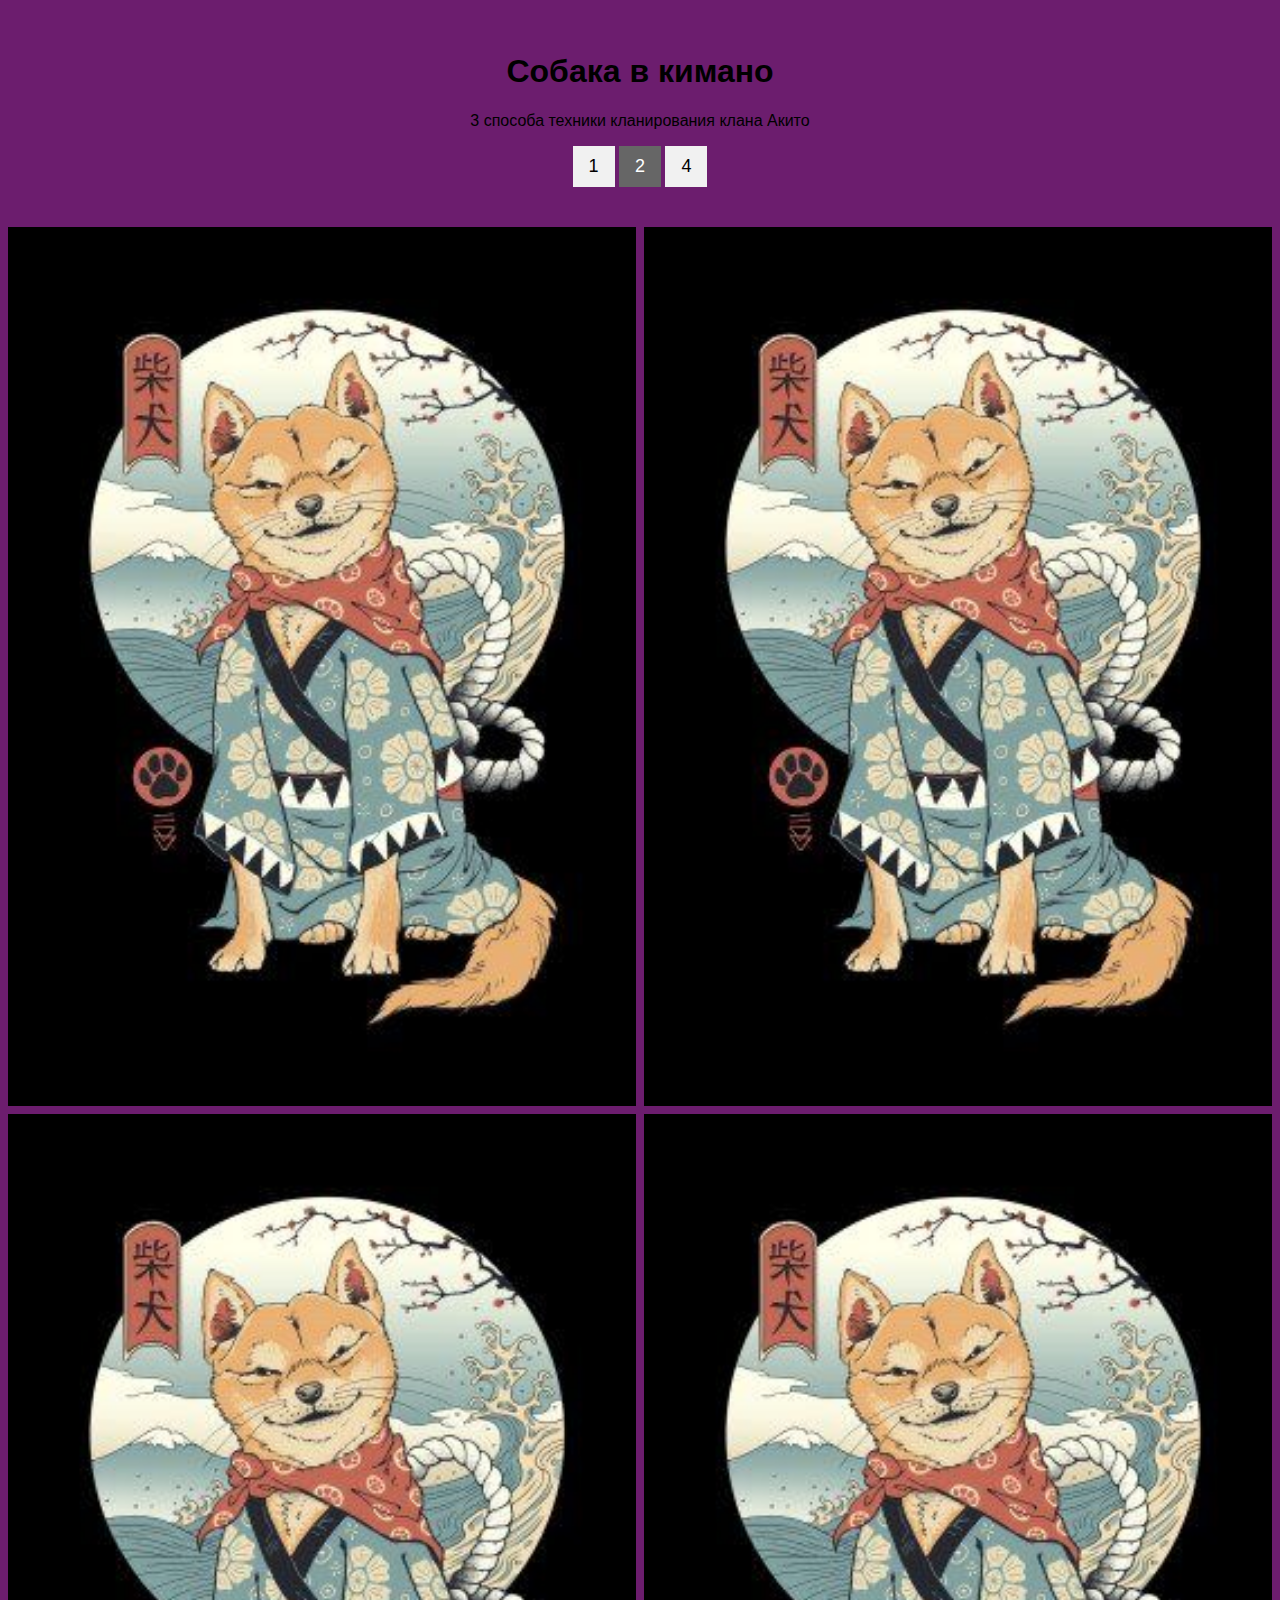
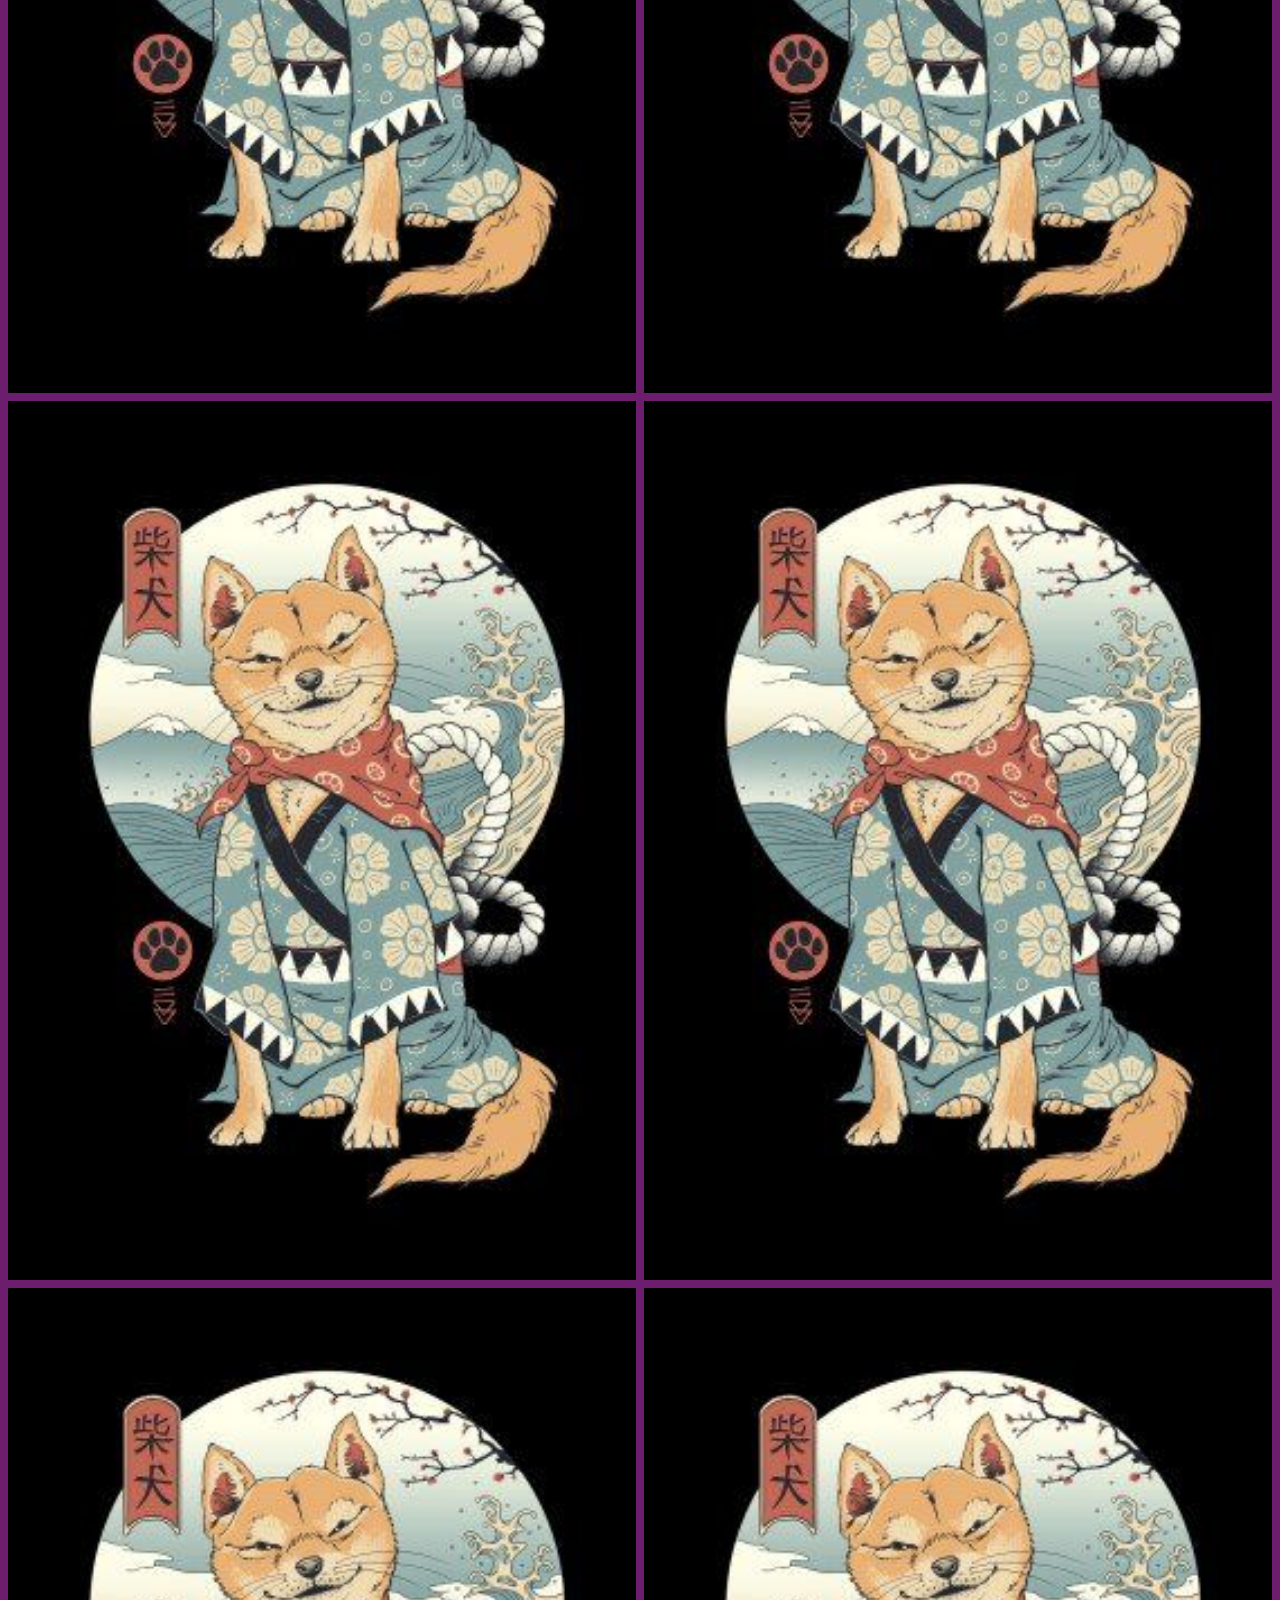
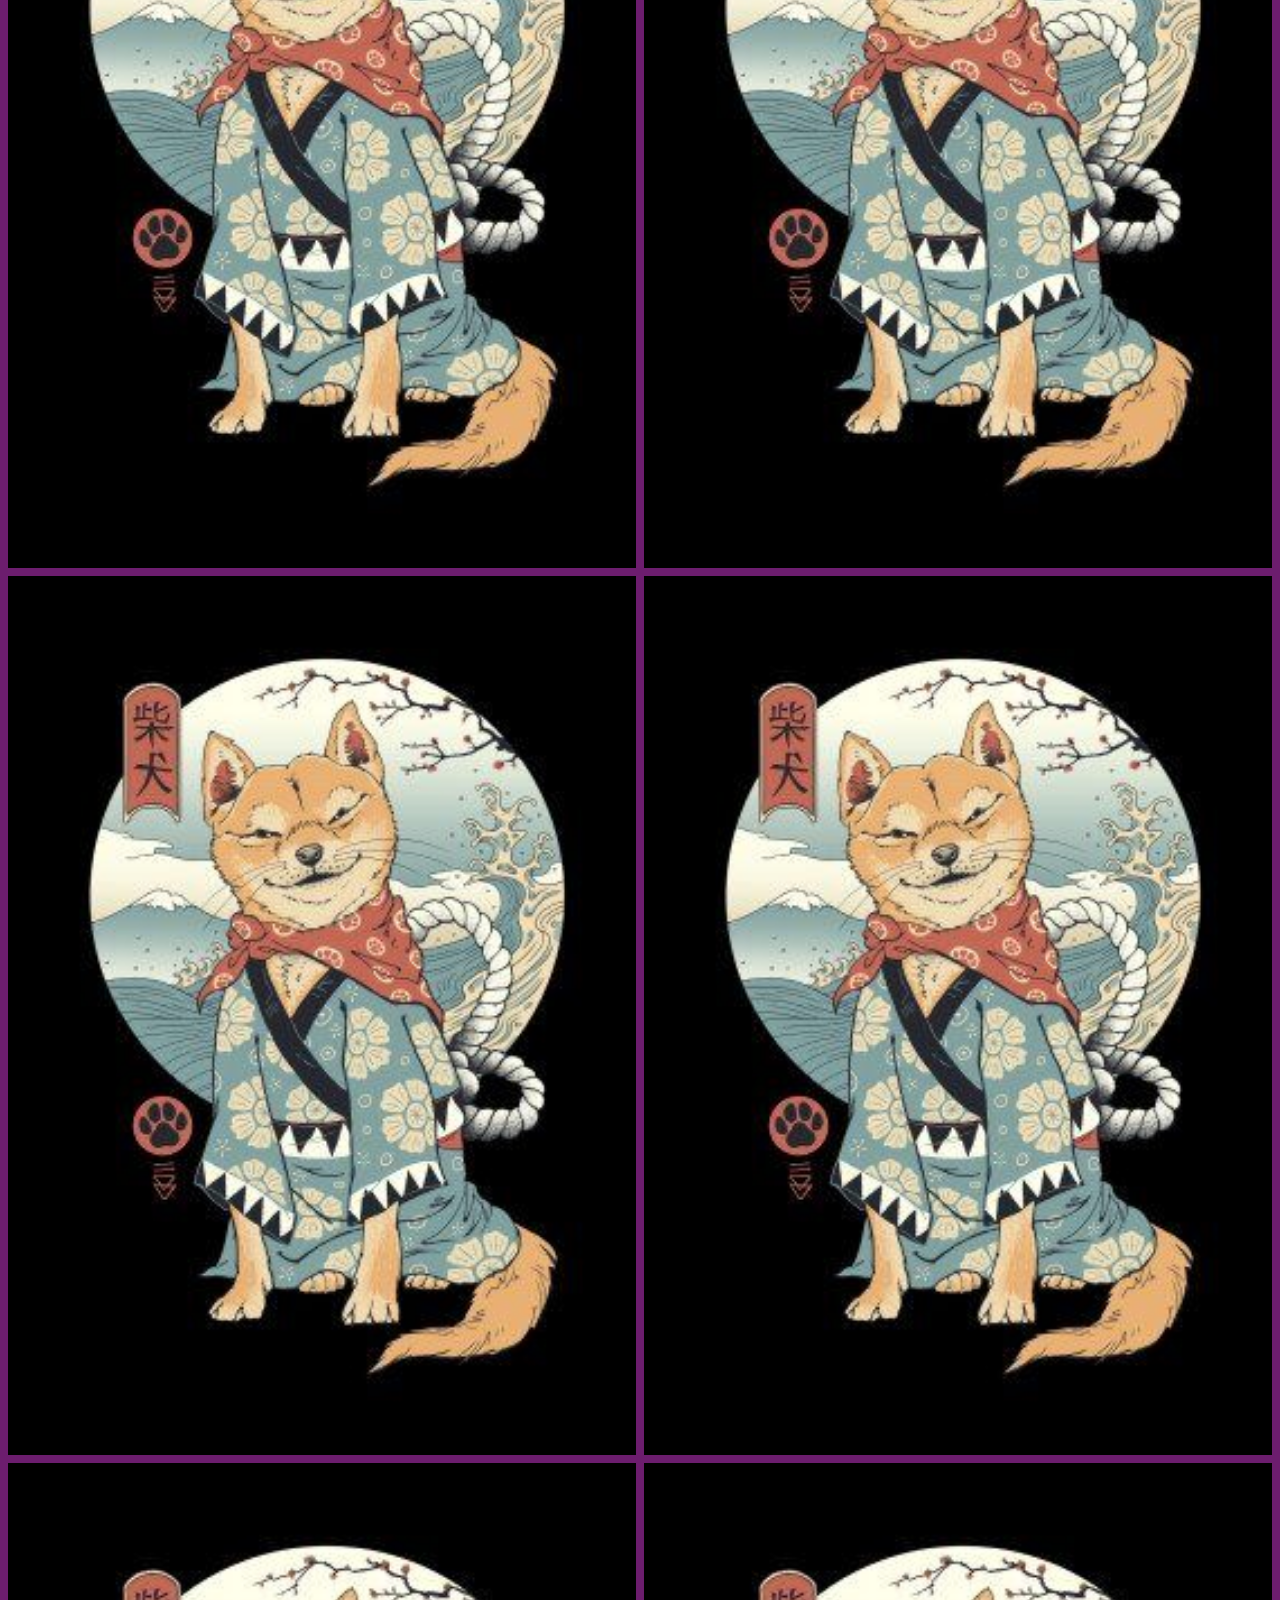
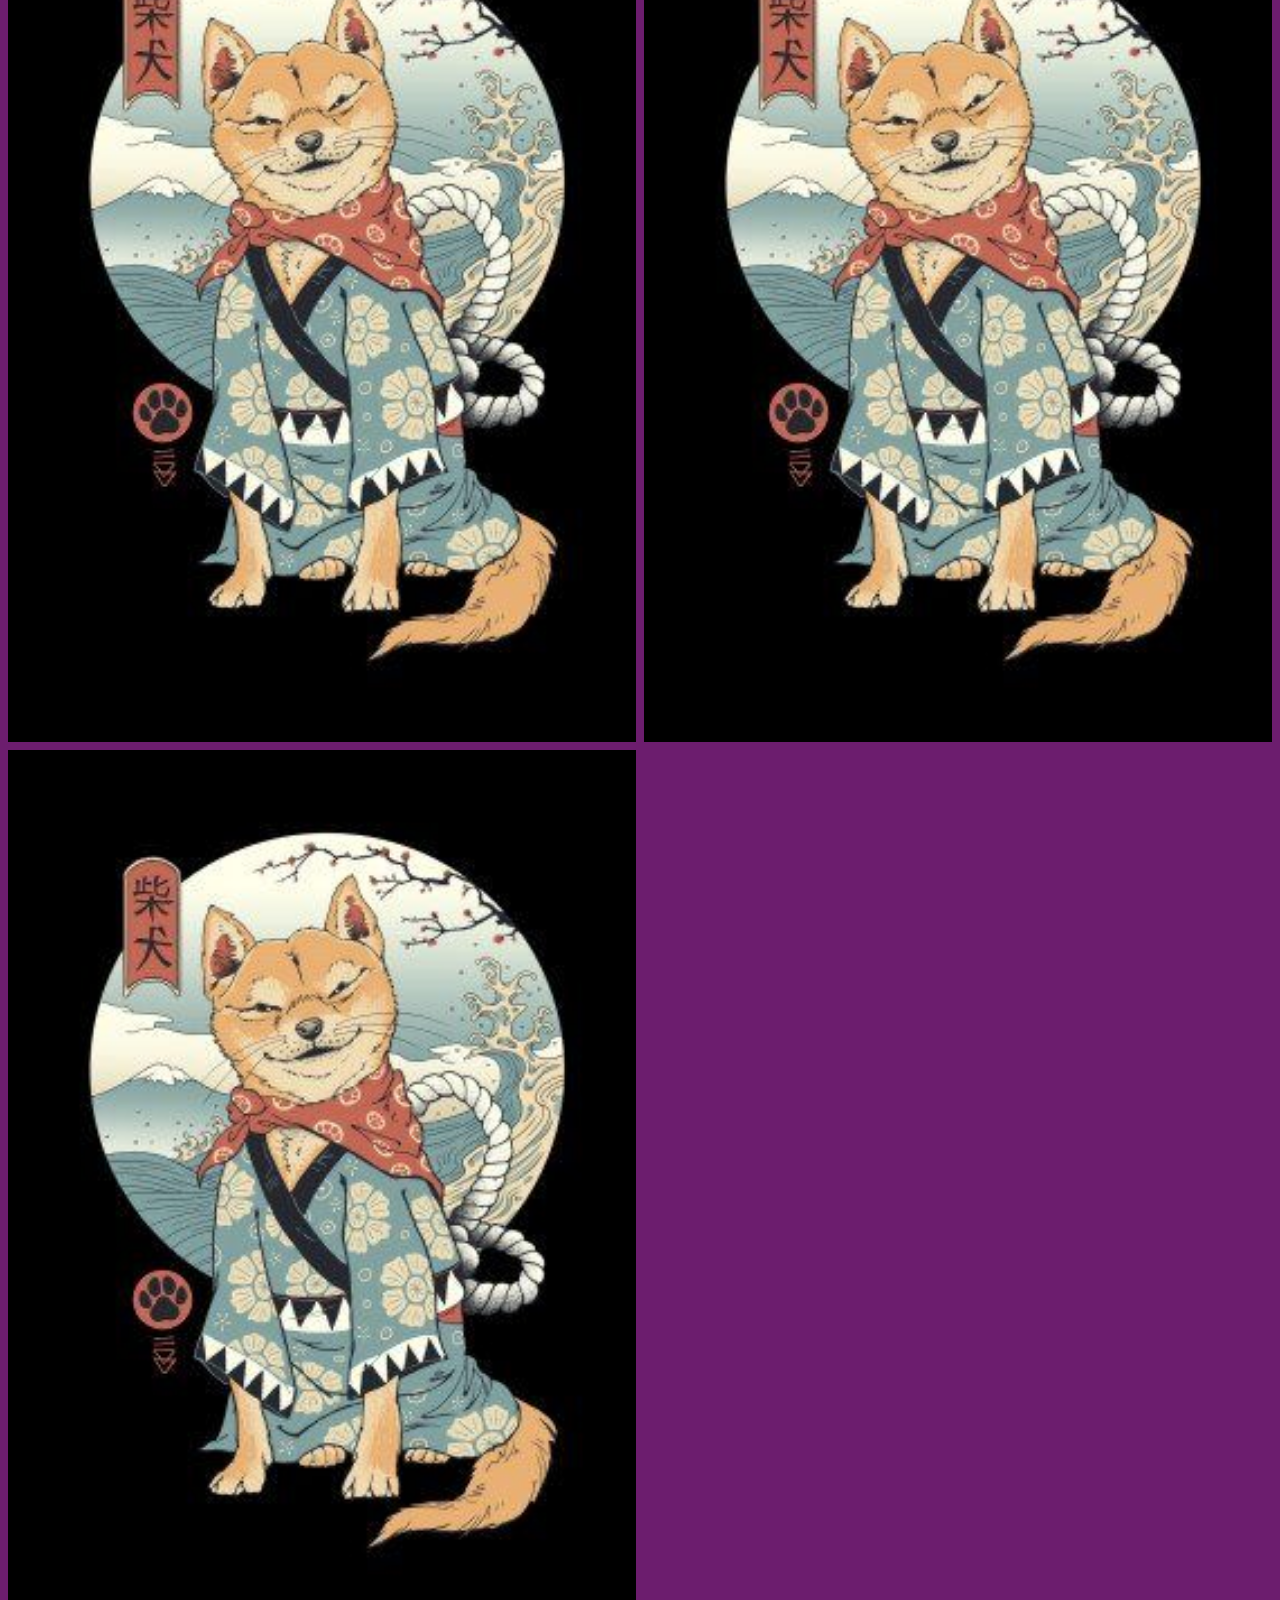
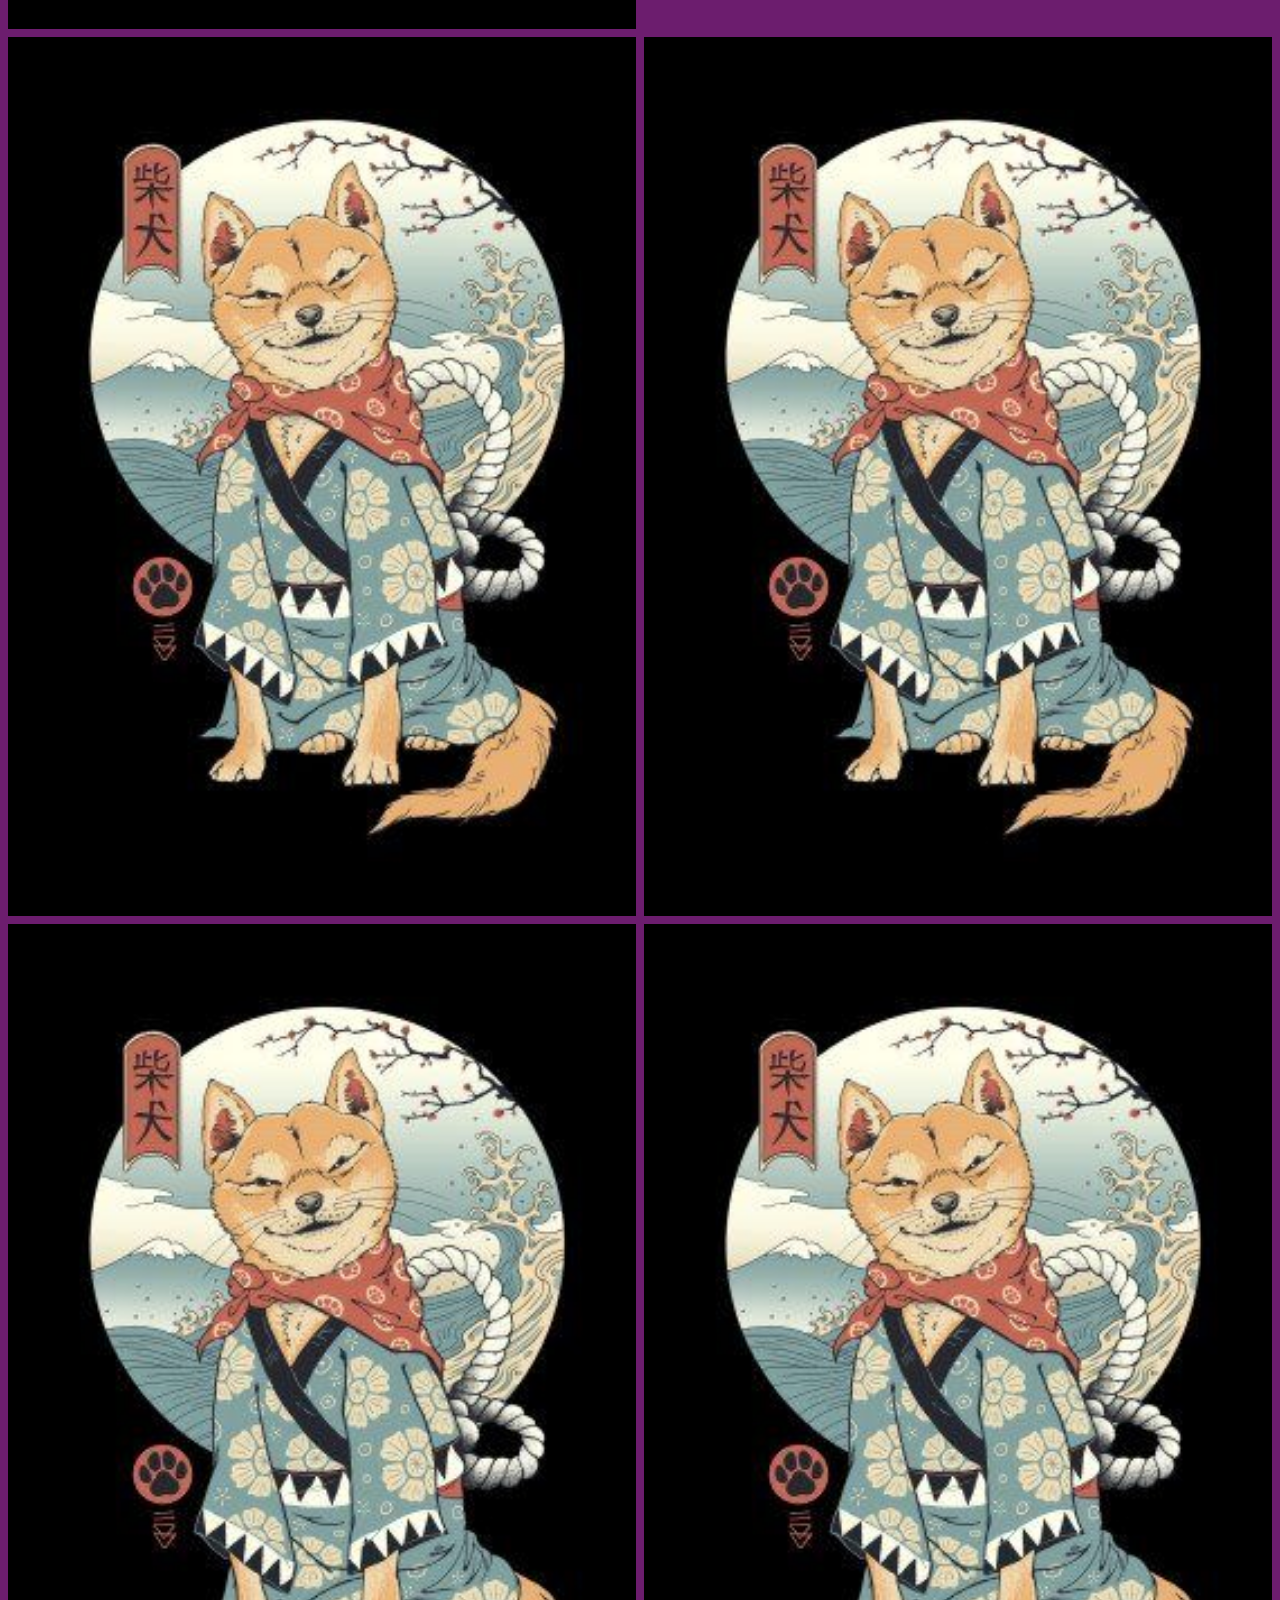
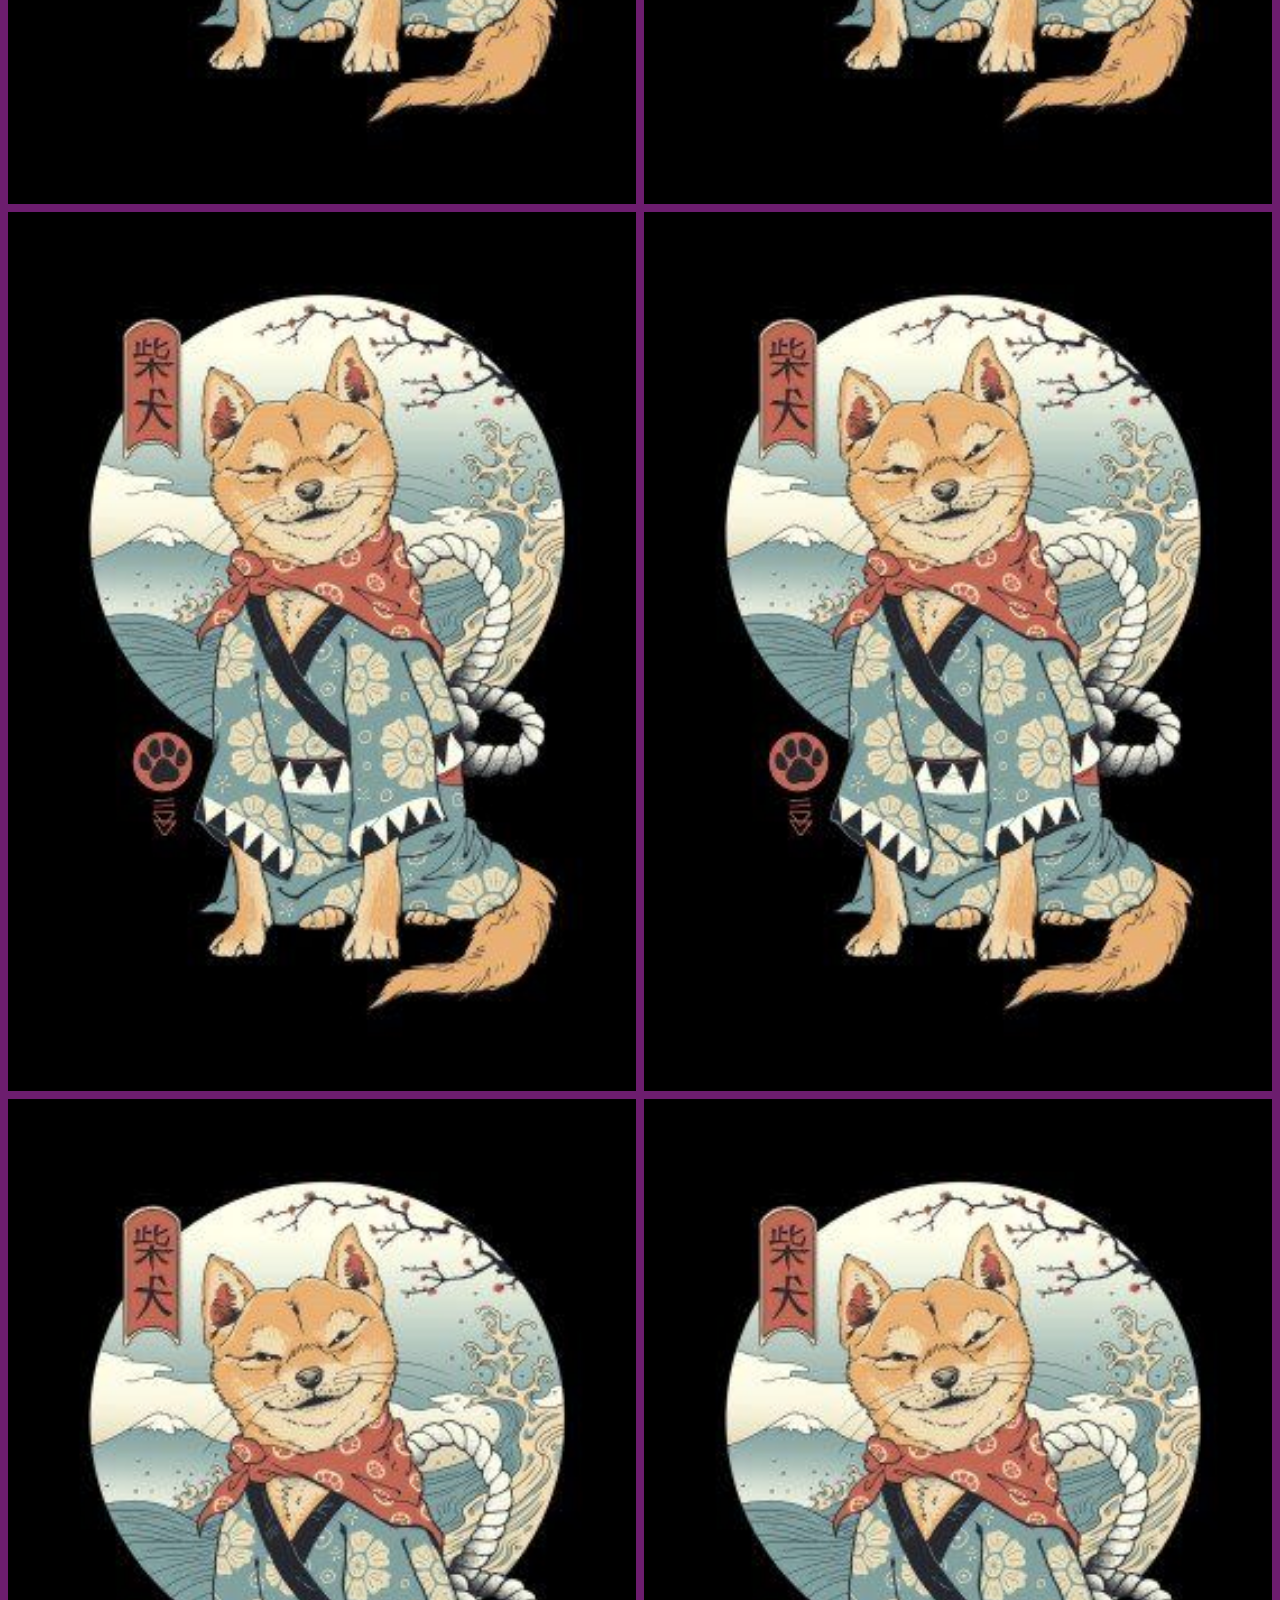
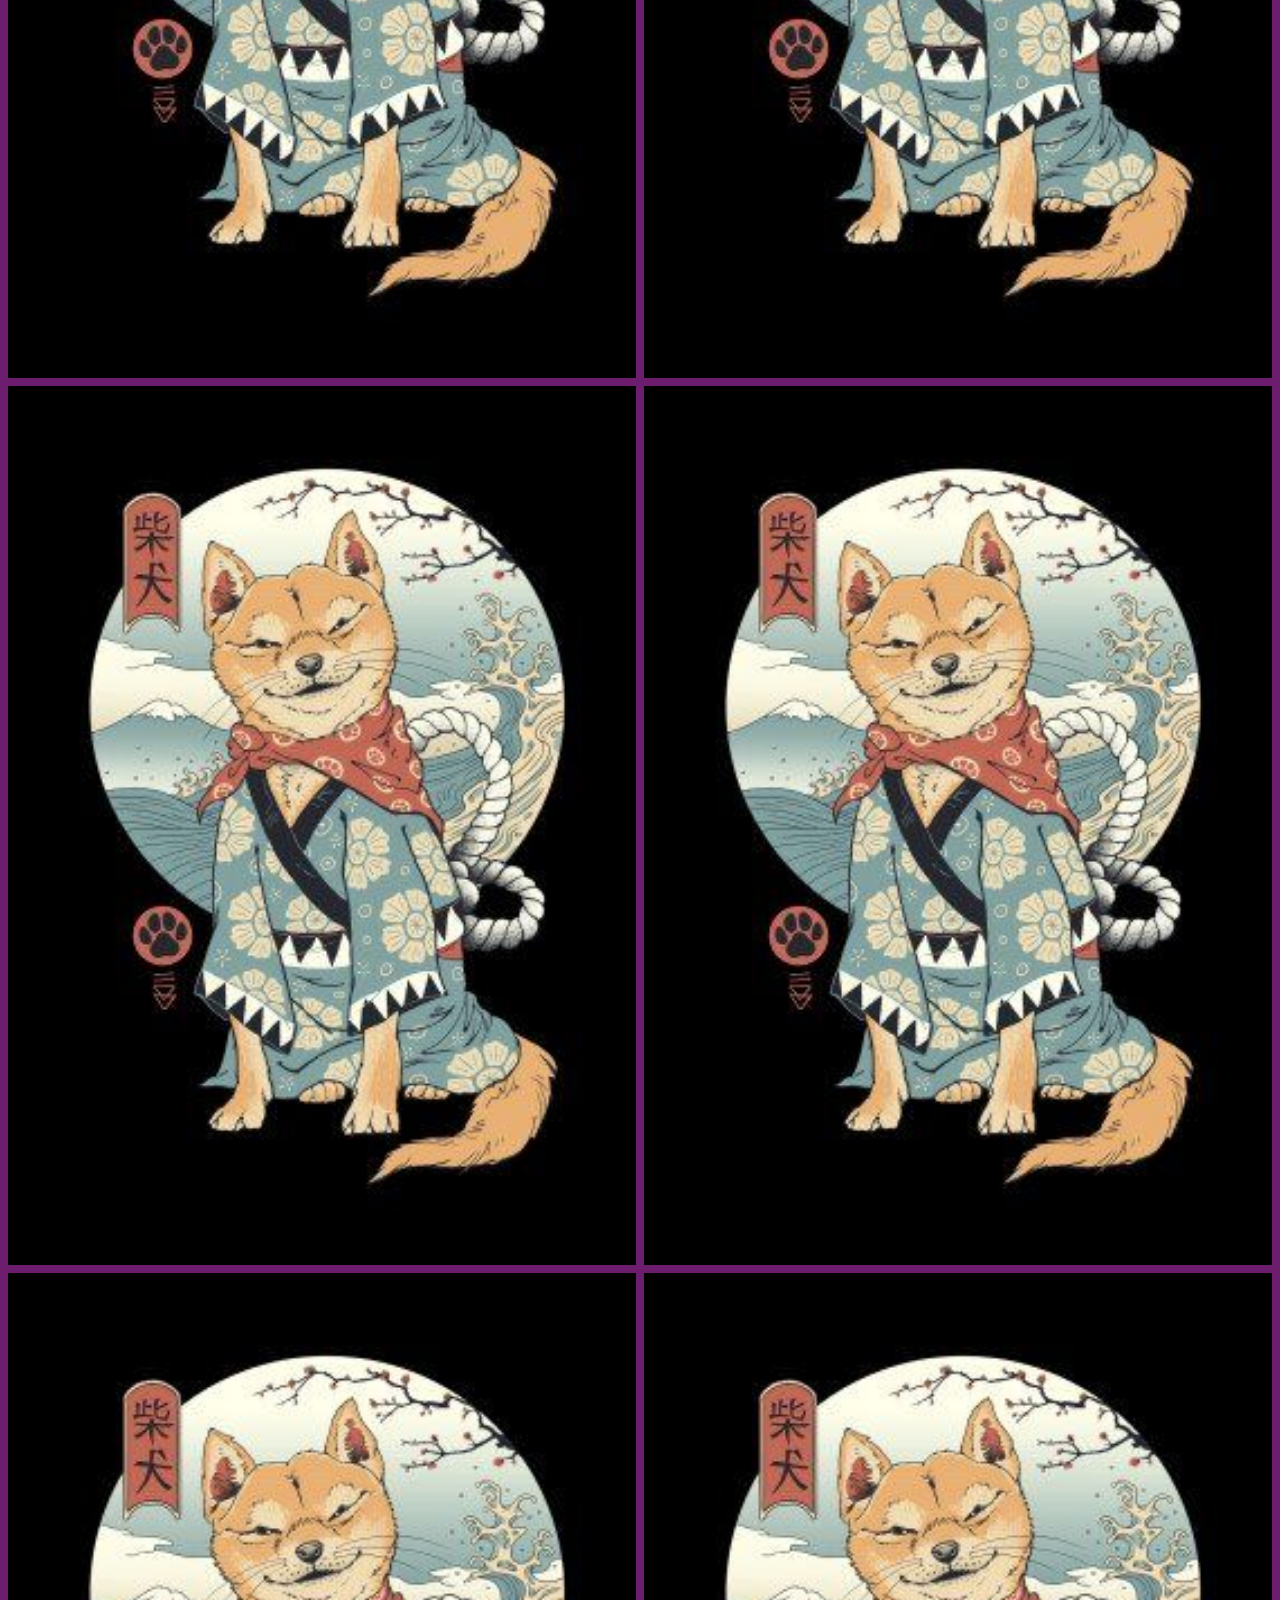
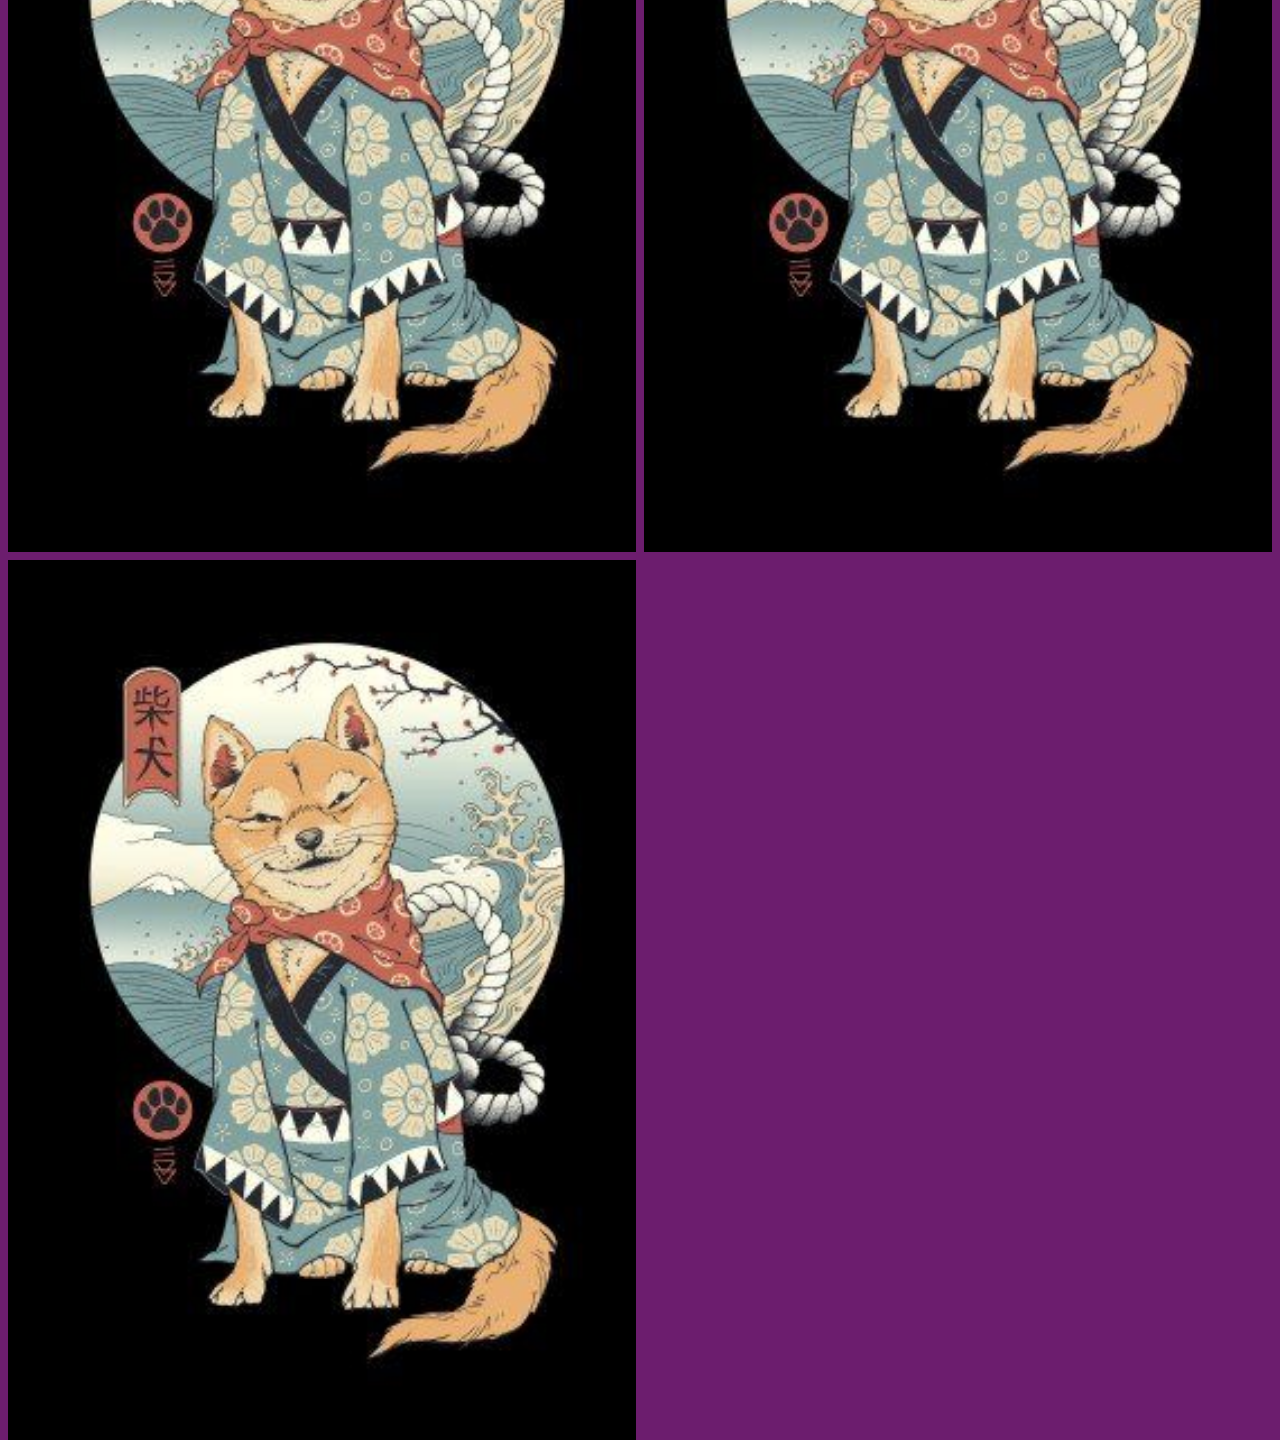
<file: photo.html>
<!DOCTYPE html>
<html>
    <style>
    * {
        box-sizing: border-box;
    }

    body {
        margin: 0;
        font-family: Arial;
    }

    .header {
        text-align: center;
        padding: 32px;
    }

    .row {
        display: flex;
        flex-wrap: wrap;
        padding: 0 4px;
    }

    .column {
        flex: 50%;
        padding: 0 4px;
    }

    .column img {
        margin-top: 8px;
        vertical-align: middle;
    }

    .btn {
        border: none;
        outline: none;
        padding: 10px 16px;
        background-color: #f1f1f1;
        cursor: pointer;
        font-size: 18px;
    }

    .btn:hover {
        background-color: #ddd;
    }

    .btn.active {
        background-color: #666;
        color: white;
    }

    </style>
    <body style="background-color: rgb(108, 29, 110)">
        <div class="header" id="myHeader">
            <h1>Собака в кимано</h1>
            <p>3 способа техники кланирования клана Акито</p>
            <button class="btn" onclick="one()">1</button>
            <button class="btn active" onclick="two()">2</button>
            <button class="btn" onclick="four()">4</button>
        </div>
        <div class="row"> 
            <div class="column">
                <img src="photo.jpg" style="width:100%">
                <img src="photo.jpg" style="width:100%">
                <img src="photo.jpg" style="width:100%">
                <img src="photo.jpg" style="width:100%">
                <img src="photo.jpg" style="width:100%">
                <img src="photo.jpg" style="width:100%">
                <img src="photo.jpg" style="width:100%">
            </div>
            <div class="column">
                <img src="photo.jpg" style="width:100%">
                <img src="photo.jpg" style="width:100%">
                <img src="photo.jpg" style="width:100%">
                <img src="photo.jpg" style="width:100%">
                <img src="photo.jpg" style="width:100%">
                <img src="photo.jpg" style="width:100%">
            </div>  
            <div class="column">
                <img src="photo.jpg" style="width:100%">
                <img src="photo.jpg" style="width:100%">
                <img src="photo.jpg" style="width:100%">
                <img src="photo.jpg" style="width:100%">
                <img src="photo.jpg" style="width:100%">
                <img src="photo.jpg" style="width:100%">
                <img src="photo.jpg" style="width:100%">
            </div>
            <div class="column">
                <img src="photo.jpg" style="width:100%">
                <img src="photo.jpg" style="width:100%">
                <img src="photo.jpg" style="width:100%">
                <img src="photo.jpg" style="width:100%">
                <img src="photo.jpg" style="width:100%">
                <img src="photo.jpg" style="width:100%">
            </div>
        </div>
        <script>
            var elements = document.getElementsByClassName("column");
            var i;
            function one() {
                for (i = 0; i < elements.length; i++) {
                    elements[i].style.flex = "100%";
                }
            }
            function two() {
                for (i = 0; i < elements.length; i++) {
                    elements[i].style.flex = "50%";
                }
            }
            function four() {
                for (i = 0; i < elements.length; i++) {
                    elements[i].style.flex = "25%";
                }
            }
            var header = document.getElementById("myHeader");
            var btns = header.getElementsByClassName("btn");
            for (var i = 0; i < btns.length; i++) {
                btns[i].addEventListener("click", function() {
                var current = document.getElementsByClassName("active");
                current[0].className = current[0].className.replace(" active", "");
                this.className += " active";
                });
            }
        </script>
    </body>
</html>
</file>
